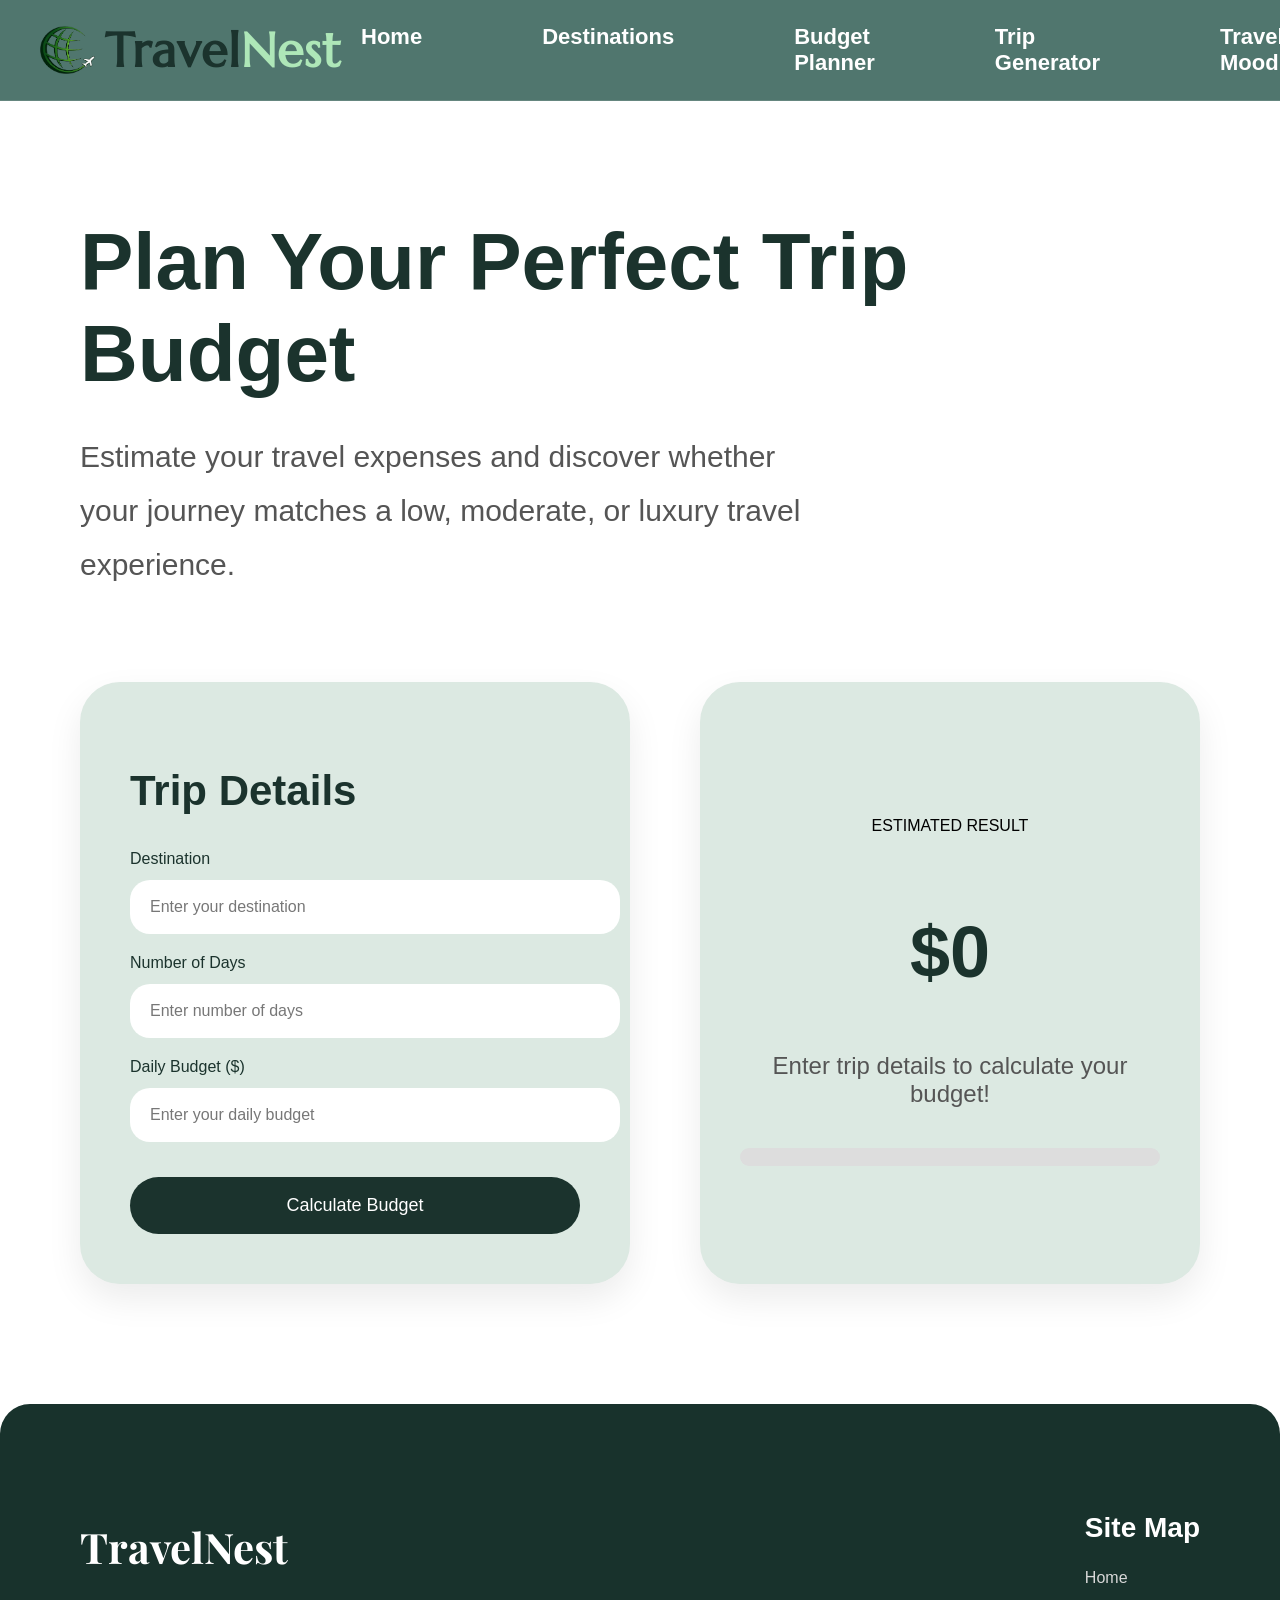
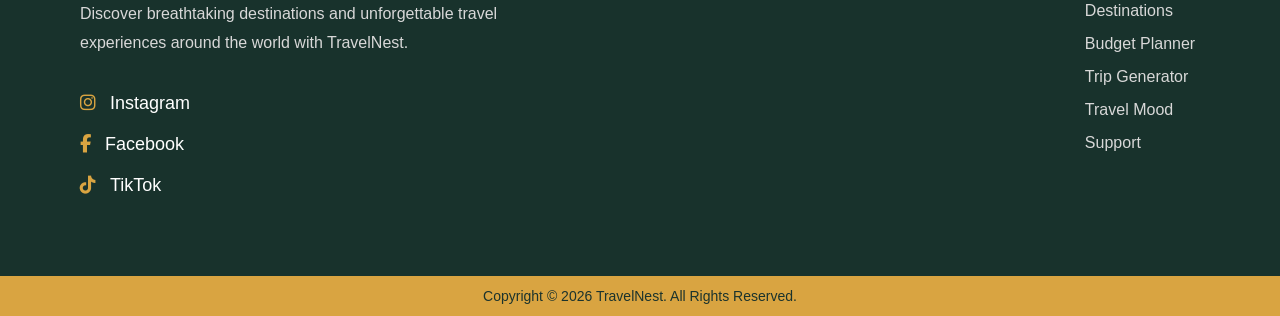
<file: budgetplanner.html>
<!DOCTYPE html>
<html lang="en">
<head>
    <meta charset="UTF-8">
    <meta name="viewport" content="width=device-width, initial-scale=1.0">
    <title>TravelNest</title>
    <link rel="icon" href="image/favicon.png">
    <link rel="stylesheet" href="css/style.css">
    <link rel="manifest" href="manifest.json">
    <link href="https://fonts.googleapis.com/css2?family=Marcellus&display=swap" rel="stylesheet">
    <link href="https://fonts.googleapis.com/css2?family=Playfair+Display:wght@600;700&display=swap" rel="stylesheet">
    <link rel="stylesheet" href="https://cdnjs.cloudflare.com/ajax/libs/font-awesome/6.5.1/css/all.min.css">
</head>
<body>
    <header>
        <nav>
            <div class="logo">
                <img src="image/favicon.png"
                alt="TravelNest Logo">
                <h1>
                    <span class="travel">Travel</span><span class="nest">Nest</span>
                </h1>

            </div> 
            <div class="hamburger"
            id="hamburger">  
               ☰
            </div> 
            <ul id="nav-menu">
                <li><a href="index.html">Home</a></li>
                <li><a href="destinations.html">Destinations</a></li>
                <li><a href="budgetplanner.html">Budget Planner</a></li>
                <li><a href="tripgenerator.html">Trip Generator</a></li>
                <li><a href="travelmood.html">Travel Mood</a></li>
                <li><a href="support.html">Support</a></li>
                  
            </ul>
        
        </nav>   
    </header>

<section class="budget-hero">
    <h1>Plan Your Perfect Trip Budget</h1>
    <p>Estimate your travel expenses and discover whether your journey matches a low, moderate, or luxury travel experience.</p>
</section>

<section class="budget-container">
    <!--LEFT SIDE-->
    <div class="budget-form">
        <h2>Trip Details</h2>

        <label for="destination">
            Destination
        </label>

        <input
            type="text"
            id="destination"
            placeholder="Enter your destination"
            aria-label="Destination">

        <label for="days">
            Number of Days
        </label>

       <input
            type="number"
            id="days"
            placeholder="Enter number of days"
            aria-label="Number of Days">
        <label for="budget">
            Daily Budget ($)
        </label>

        <input
            type="number"
            id="budget"
            placeholder="Enter your daily budget"
            aria-label="Daily Budget">

        
        <button id="calculate-btn">Calculate Budget</button>
    </div>
    <!--RIGHT SIDE-->
    <div class="budget-result">
        <p class="result -small">
            ESTIMATED RESULT 
        </p>
        <h2 id="total-cost">$0</h2>
        <p class="budget-status"
        id="budget-status">
            Enter trip details to calculate your budget!
        </p>
        <!--PROGRESS BAR-->
        <div class="progress-bar">
            <div class="progress-fill"
            id="progress-fill"></div>
        </div>
    </div>
</section>
<footer class="footer">
    <div class="footer-left">
        <h2>
             TravelNest
        </h2>
         <p>
            Discover breathtaking destinations and unforgettable
            travel experiences around the world with TravelNest.
        </p>
 

        <div class="socials">
            <a href="#"><i class="fa-brands fa-instagram"></i>
                Instagram
            
            </a>

            <a href="#"><i class="fa-brands fa-facebook-f"></i>
                Facebook 
            </a>

            <a href="#"><i class="fa-brands fa-tiktok"></i>
                TikTok
            </a>

        </div>
    </div>
    <div class="footer-right">
        <h3>Site Map</h3>
        <ul>
            <li><a href="index.html">Home</a><li>
            <li><a href="destinations.html">Destinations</a></li>
            <li><a href="budgetplanner.html">Budget Planner</a></li>
            <li><a href="tripgenerator.html">Trip Generator</a></li>
            <li><a href="travelmood.html">Travel Mood</a></li>
            <li><a href="support.html">Support</a></li>
        </ul>
    </div>
</footer>
<div class="footer-bottom">
    Copyright © 2026 TravelNest. All Rights Reserved.
</div>
<script src="js/budgetplanner.js"></script>
</body>
</html>
</file>
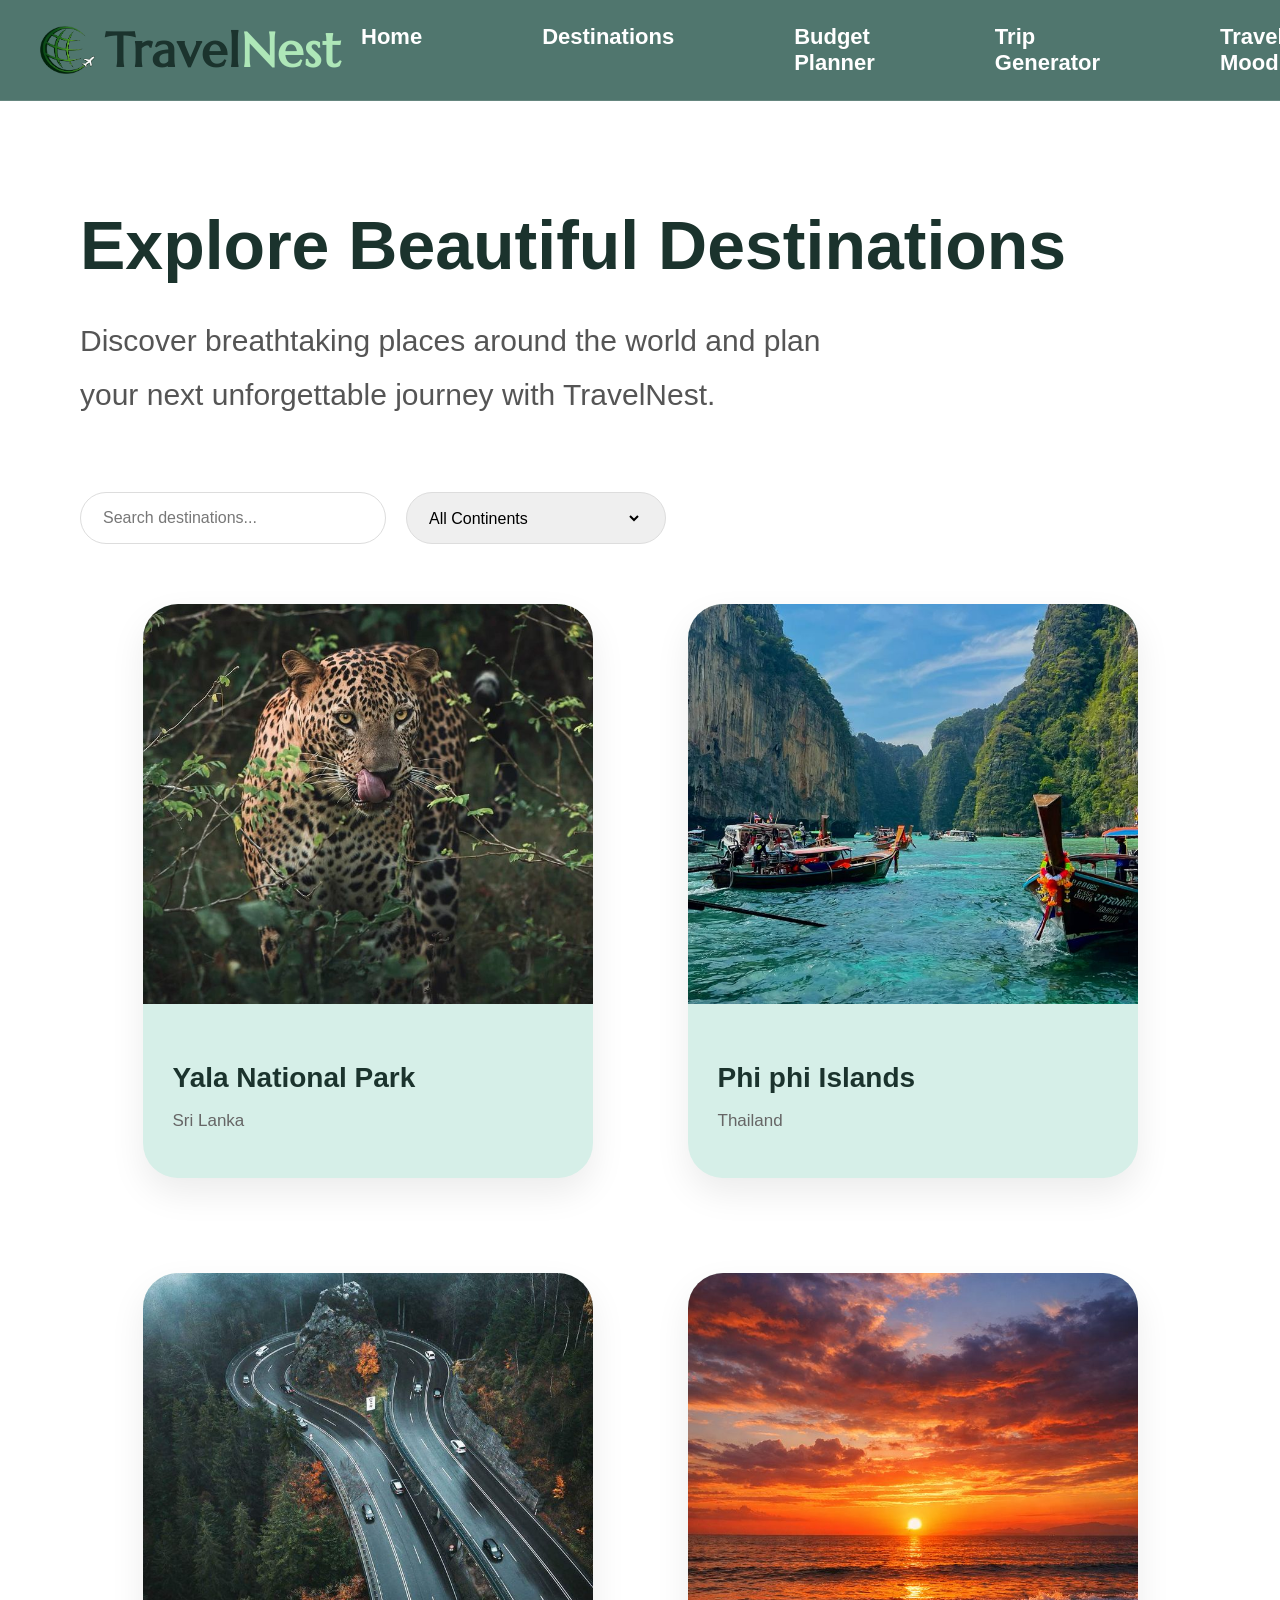
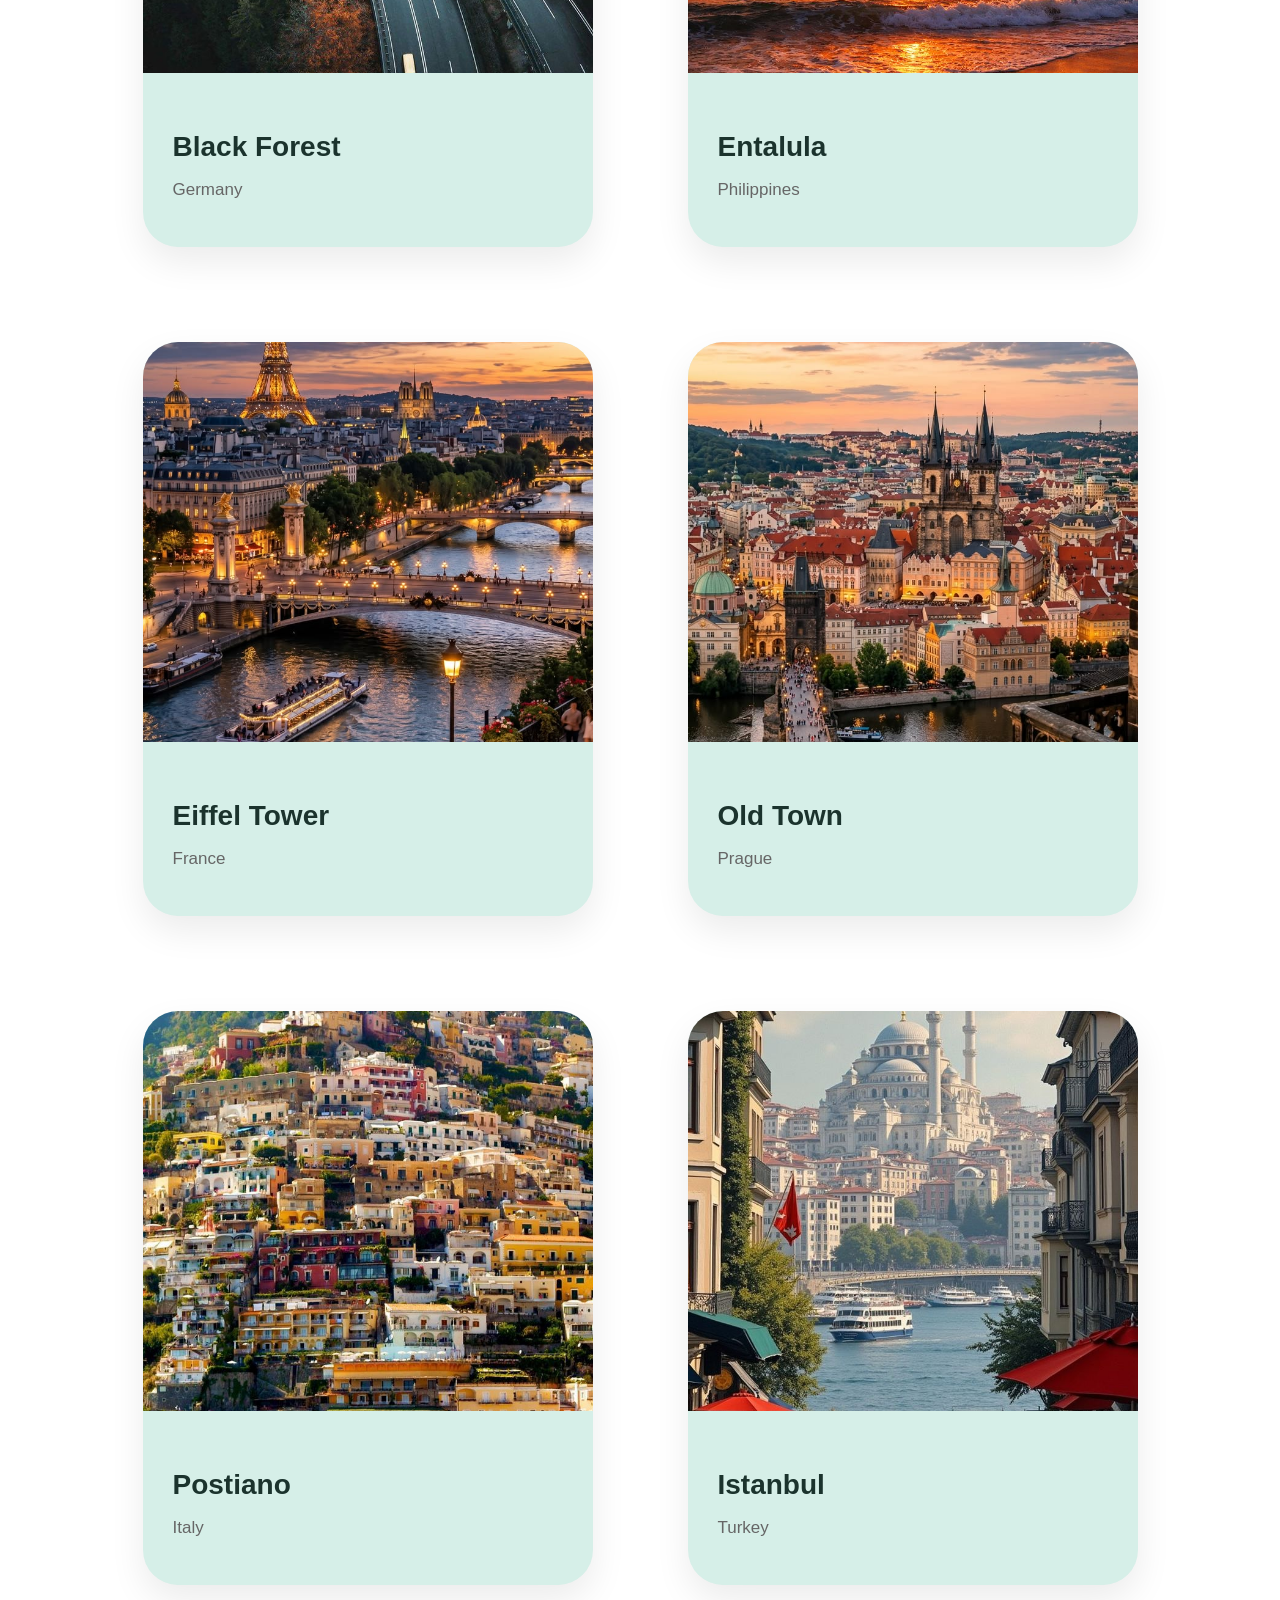
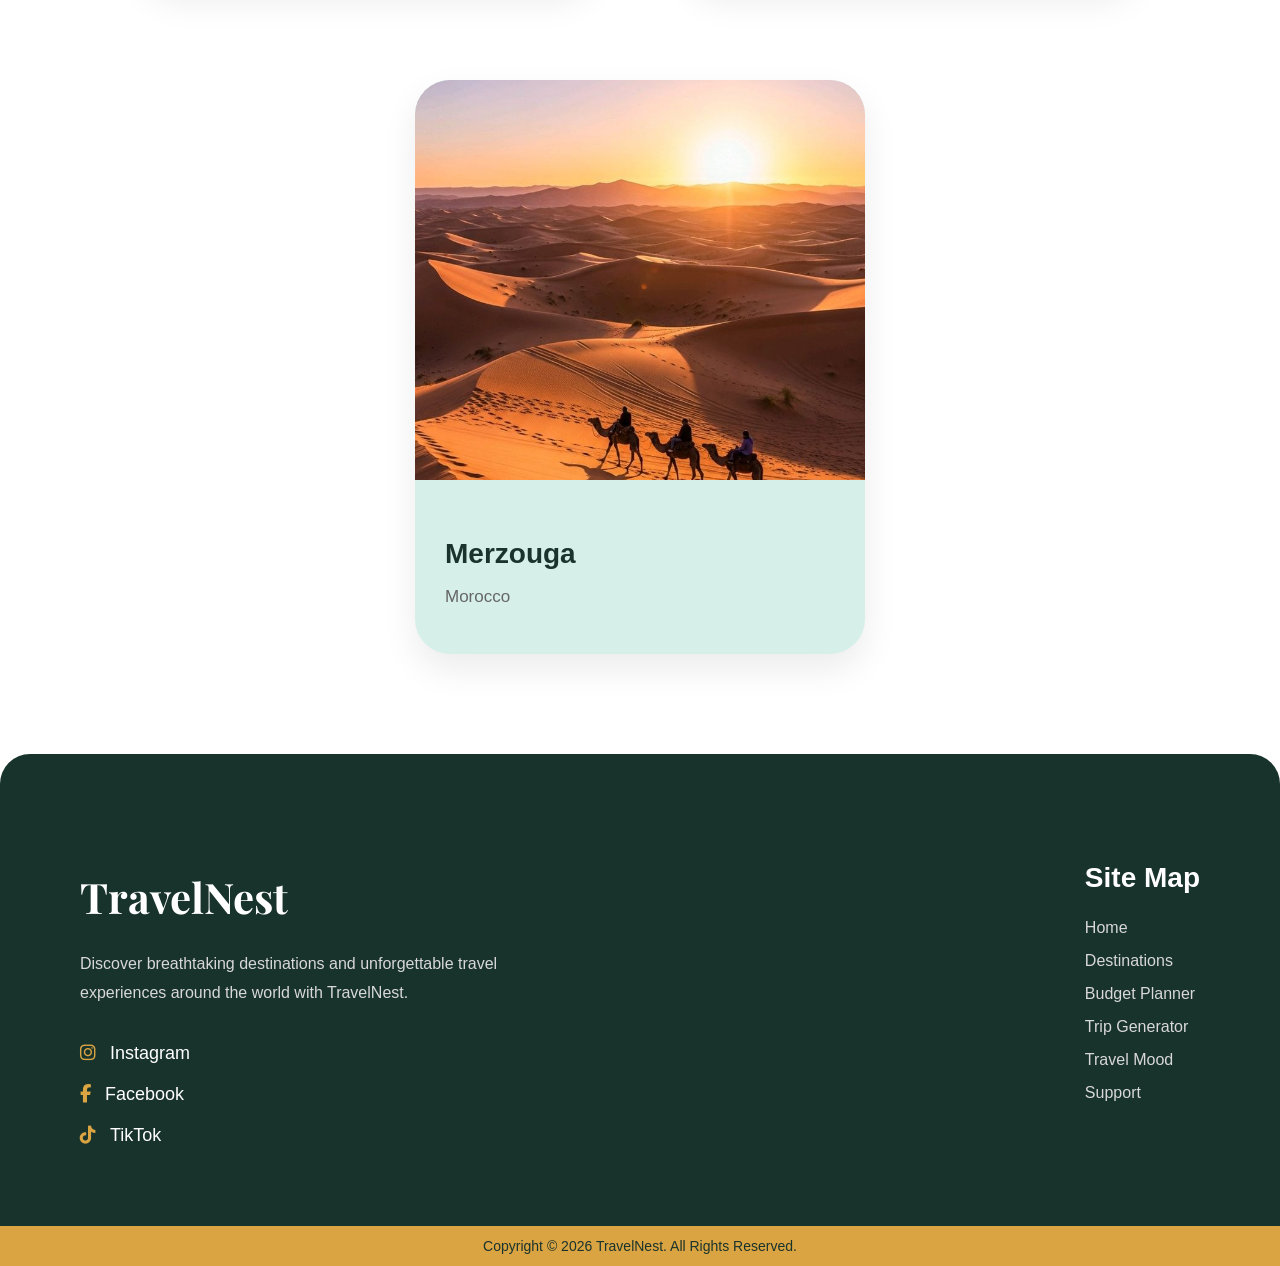
<file: destinations.html>
<!DOCTYPE html>
<html lang="en">
<head>
    <meta charset="UTF-8">
    <meta name="viewport"
    content="width=device-width, initial-scale=1.0">

    <title>TravelNest</title>
    <link rel="icon" href="image/favicon.png">
    <link rel="stylesheet" href="css/style.css">
    <link rel="manifest" href="manifest.json">
    <link href="https://fonts.googleapis.com/css2?family=Marcellus&display=swap" rel="stylesheet">
    <link href="https://fonts.googleapis.com/css2?family=Playfair+Display:wght@600;700&display=swap" rel="stylesheet">
    <link rel="stylesheet" href="https://cdnjs.cloudflare.com/ajax/libs/font-awesome/6.5.1/css/all.min.css">
</head>
<body>
    <header>
        <nav>
            <div class="logo">
                <img src="image/favicon.png"
                alt="TravelNest Logo">
                <h1>
                    <span class="travel">Travel</span><span class="nest">Nest</span>
                </h1>

            </div> 
            <div class="hamburger"
            id="hamburger">  
               ☰
            </div> 
            <ul id="nav-menu">
                <li><a href="index.html">Home</a></li>
                <li><a href="destinations.html">Destinations</a></li>
                <li><a href="budgetplanner.html">Budget Planner</a></li>
                <li><a href="tripgenerator.html">Trip Generator</a></li>
                <li><a href="travelmood.html">Travel Mood</a></li>
                <li><a href="support.html">Support</a></li>
                  
            </ul>
        
        </nav>   
    </header>
<section class="destination-hero">
        <h2>Explore Beautiful Destinations</h2>
        <p> 
            Discover breathtaking places around the world
        and plan your next unforgettable journey
        with TravelNest.
        </p>
</section> 
    <!--Search + filter--> 
    <div class="filter-section">   
      <input
        type="text"
        id="search-input"
        placeholder="Search destinations..."
        aria-label="Search destinations">
        <select
            id="continent-filter"
            aria-label="Filter destinations by continent">
            <option>
                All Continents
            </option>
            <option>
                Asia
            </option>
            <option>
                Europe
            </option>
            <option>
                Africa
            </option>
        </select>
    </div>

    <!--destination cards-->
   <div class="destination-cards"
    id="destination-container">
    </div>


    <div class="modal"
    id="destination-modal">

    <div class="modal-content">
        <span id="close-modal">
            ×
        </span>
        <img
        id="modal-image"
        src="image/favicon.png"
        alt="Destination Image">
        <div class="modal-text">
            <h2 id="modal-title">
            Destination
            </h2>
            <p id="modal-description"></p>
            <h3>
                Popular Attractions
            </h3>
            <ul id="modal-attractions"></ul>
            <h3>Travel Cost</h3>
            <table>
                <tr>
                    <th>Budget</th>
                    <th>Moderate</th>
                    <th>Luxury</th>
                </tr>
                <tr>
                    <td id="budget-cost"></td>
                    <td id="moderate-cost"></td>
                    <td id="luxury-cost"></td>
                </tr>
            </table>       
        </div>
    </div>
    </div>

<footer class="footer">
    <div class="footer-left">
        <h2>
             TravelNest
        </h2>
         <p>
            Discover breathtaking destinations and unforgettable
            travel experiences around the world with TravelNest.
        </p>
 

        <div class="socials">
            <a href="#"><i class="fa-brands fa-instagram"></i>
                Instagram
            
            </a>

            <a href="#"><i class="fa-brands fa-facebook-f"></i>
                Facebook 
            </a>

            <a href="#"><i class="fa-brands fa-tiktok"></i>
                TikTok
            </a>

        </div>
    </div>
    <div class="footer-right">
        <h3>Site Map</h3>
        <ul>
            <li><a href="index.html">Home</a><li>
            <li><a href="destinations.html">Destinations</a></li>
            <li><a href="budgetplanner.html">Budget Planner</a></li>
            <li><a href="tripgenerator.html">Trip Generator</a></li>
            <li><a href="travelmood.html">Travel Mood</a></li>
            <li><a href="support.html">Support</a></li>
        </ul>
    </div>
</footer>
<div class="footer-bottom">
    Copyright © 2026 TravelNest. All Rights Reserved.
</div>
<script src="js/destinations.js"></script>
</body>
</html>
</file>
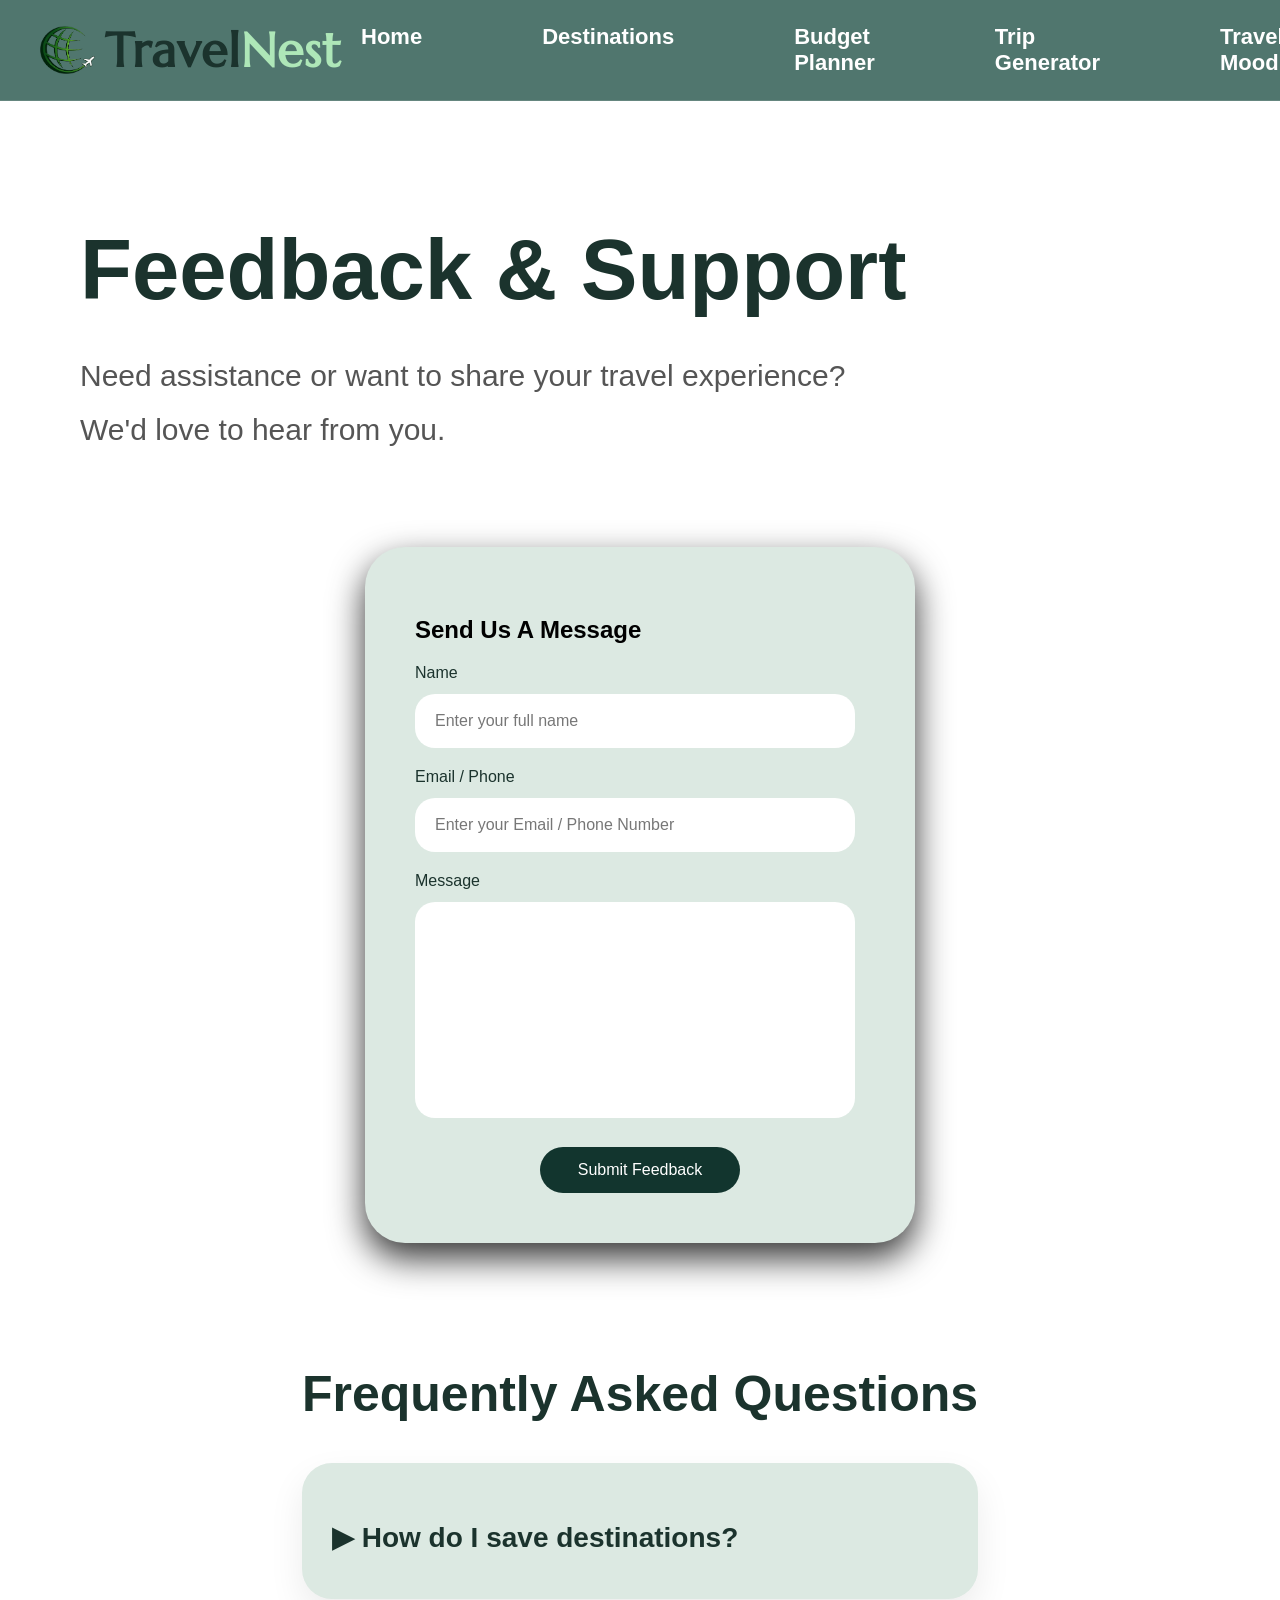
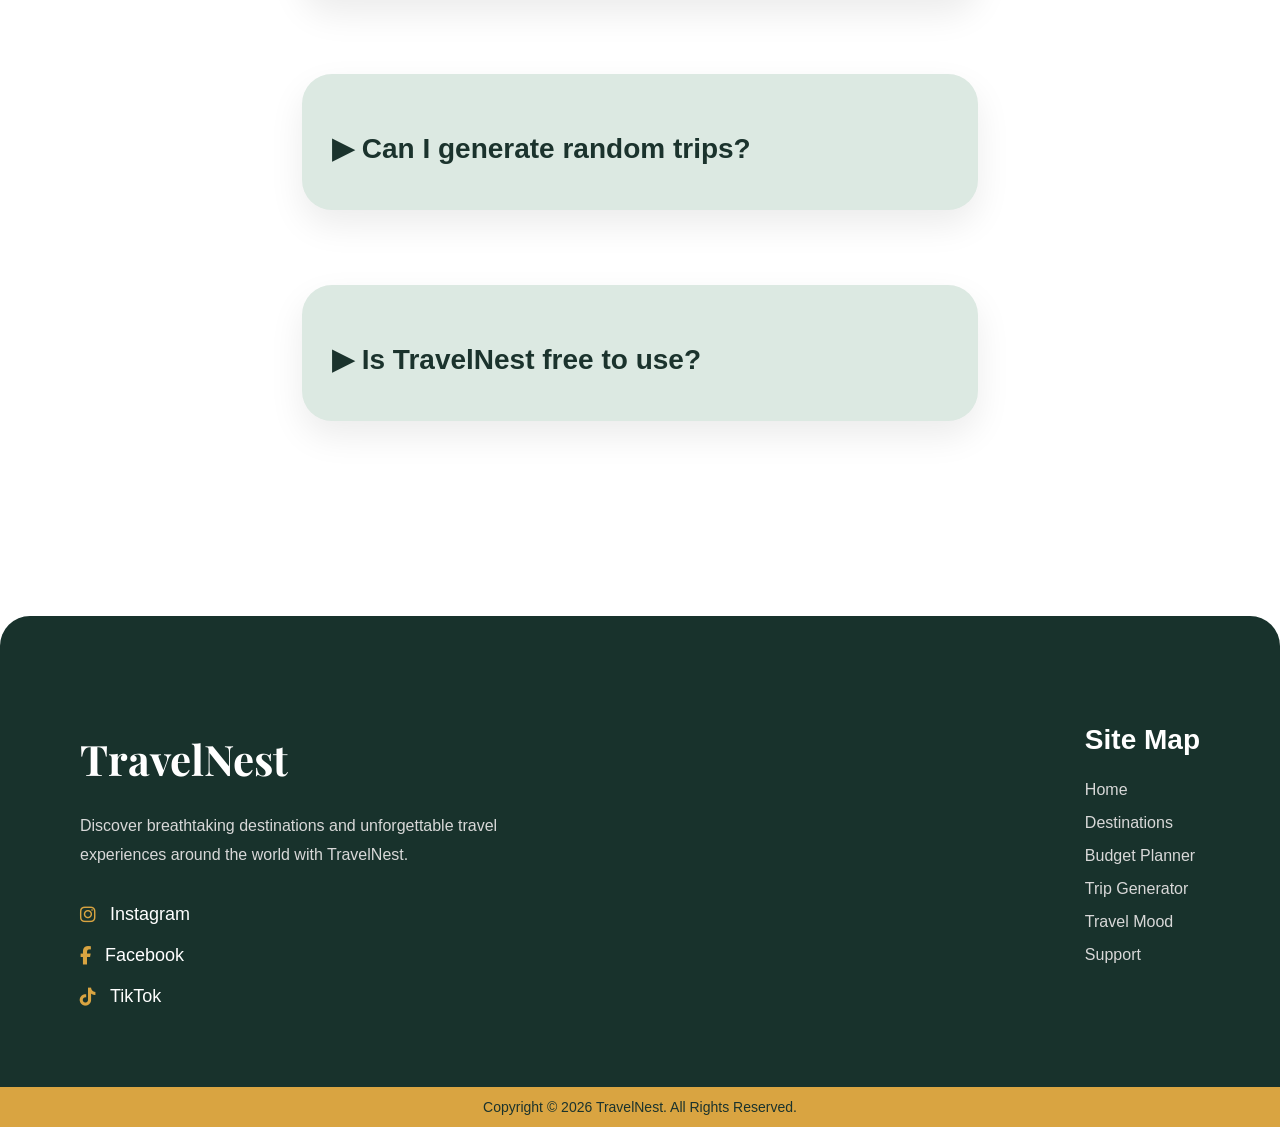
<file: support.html>
<!DOCTYPE html>
<html lang="en">
<head>
    <meta charset="UTF-8">
    <meta name="viewport"
    content="width=device-width, initial-scale=1.0">
    <title>TravelNest</title>
    <link rel="icon" href="image/favicon.png">
    <link rel="stylesheet" href="css/style.css">
    <link rel="manifest" href="manifest.json">
    <link href="https://fonts.googleapis.com/css2?family=Marcellus&display=swap" rel="stylesheet">
    <link href="https://fonts.googleapis.com/css2?family=Playfair+Display:wght@600;700&display=swap" rel="stylesheet">
    <link rel="stylesheet" href="https://cdnjs.cloudflare.com/ajax/libs/font-awesome/6.5.1/css/all.min.css">
</head>
<body>
    <header>
        <nav>
            <div class="logo">
                <img src="image/favicon.png"
                alt="TravelNest Logo">
                <h1>
                    <span class="travel">Travel</span><span class="nest">Nest</span>
                </h1>

            </div> 
            <div class="hamburger"
            id="hamburger">  
               ☰
            </div> 
            <ul id="nav-menu">
                <li><a href="index.html">Home</a></li>
                <li><a href="destinations.html">Destinations</a></li>
                <li><a href="budgetplanner.html">Budget Planner</a></li>
                <li><a href="tripgenerator.html">Trip Generator</a></li>
                <li><a href="travelmood.html">Travel Mood</a></li>
                <li><a href="support.html">Support</a></li>
                  
            </ul>
        
        </nav>   
    </header>
<section class="support-hero">
    <h1>Feedback & Support</h1>
    <p>Need assistance or want to share your travel experience?
    We'd love to hear from you.</p>
</section>

<!--MAIN SUPPORT SECTION-->
<section class="support-container">

    <!--LEFT FORM-->
    <div class="support-form">
        <h2>Send Us A Message</h2>

        <!--NAME-->
        <label for="name">Name</label>
        <input
            type="text"
            id="name"
            placeholder="Enter your full name">

        <!--EMAIL-->
        <label for="contact">
            Email / Phone
        </label>

        <input
            type="text"
            id="contact"
            placeholder="Enter your Email / Phone Number">

        <!--MESSAGE-->
        <label for="message">
            Message
        </label>
        <textarea
            id="message"
            placeholder="Enter your message">
        </textarea>
 
    <button type="button" id="feedback-btn" class="submit-btn">
        Submit Feedback
    </button>
    </div>

<!--FAQ SECTION-->

<div class="faq-section">
    <h2>Frequently Asked Questions</h2>
    <!--FAQ ITEM-->
    <div class="faq-item">
        <h3 class="faq-question"> ▶ How do I save destinations?</h3>
        <p>You can save destinations using the wishlist and tracker  features.</p>
    </div>

    <!--FAQ ITEM-->

    <div class="faq-item">
        <h3 class="faq-question">▶ Can I generate random trips?</h3>
        <p>Yes, TravelNest allows users to explore random destinations based on preferences.</p>
    </div>

    <!--FAQ ITEM-->

    <div class="faq-item">
        <h3 class="faq-question">▶ Is TravelNest free to use?</h3>
        <p>Yes,all core TravelNest features are available completely free.</p>
    </div>
</div>
</section>
<footer class="footer">
    <div class="footer-left">
        <h2>
             TravelNest
        </h2>
         <p>
            Discover breathtaking destinations and unforgettable
            travel experiences around the world with TravelNest.
        </p>
 

        <div class="socials">
            <a href="#"><i class="fa-brands fa-instagram"></i>
                Instagram
            
            </a>

            <a href="#"><i class="fa-brands fa-facebook-f"></i>
                Facebook 
            </a>

            <a href="#"><i class="fa-brands fa-tiktok"></i>
                TikTok
            </a>

        </div>
    </div>
<div class="footer-right">
        <h3>Site Map</h3>
        <ul>
            <li><a href="index.html">Home</a><li>
            <li><a href="destinations.html">Destinations</a></li>
            <li><a href="budgetplanner.html">Budget Planner</a></li>
            <li><a href="tripgenerator.html">Trip Generator</a></li>
            <li><a href="travelmood.html">Travel Mood</a></li>
            <li><a href="support.html">Support</a></li>
        </ul>
    </div>
</footer>
<div class="footer-bottom">
    Copyright © 2026 TravelNest. All Rights Reserved.
</div>
<script src="js/support.js"></script>
</body>
</html>
</file>
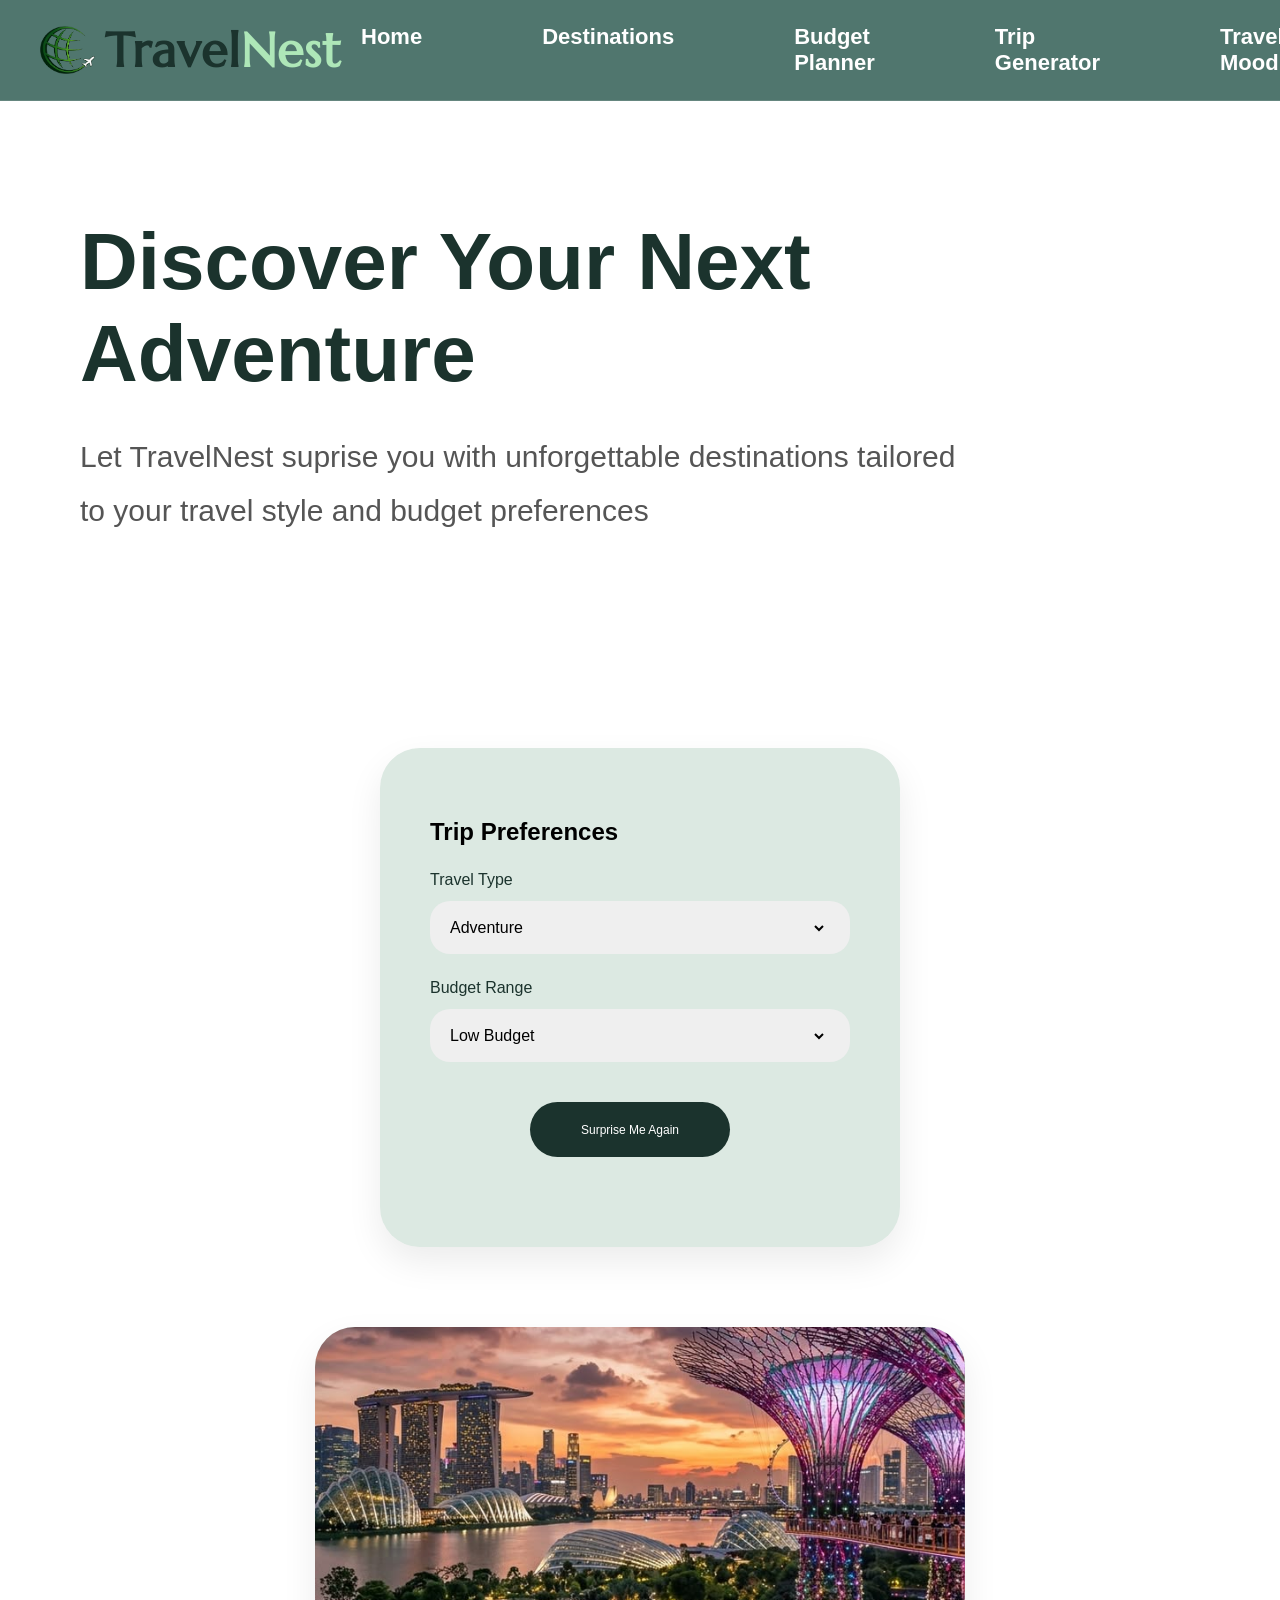
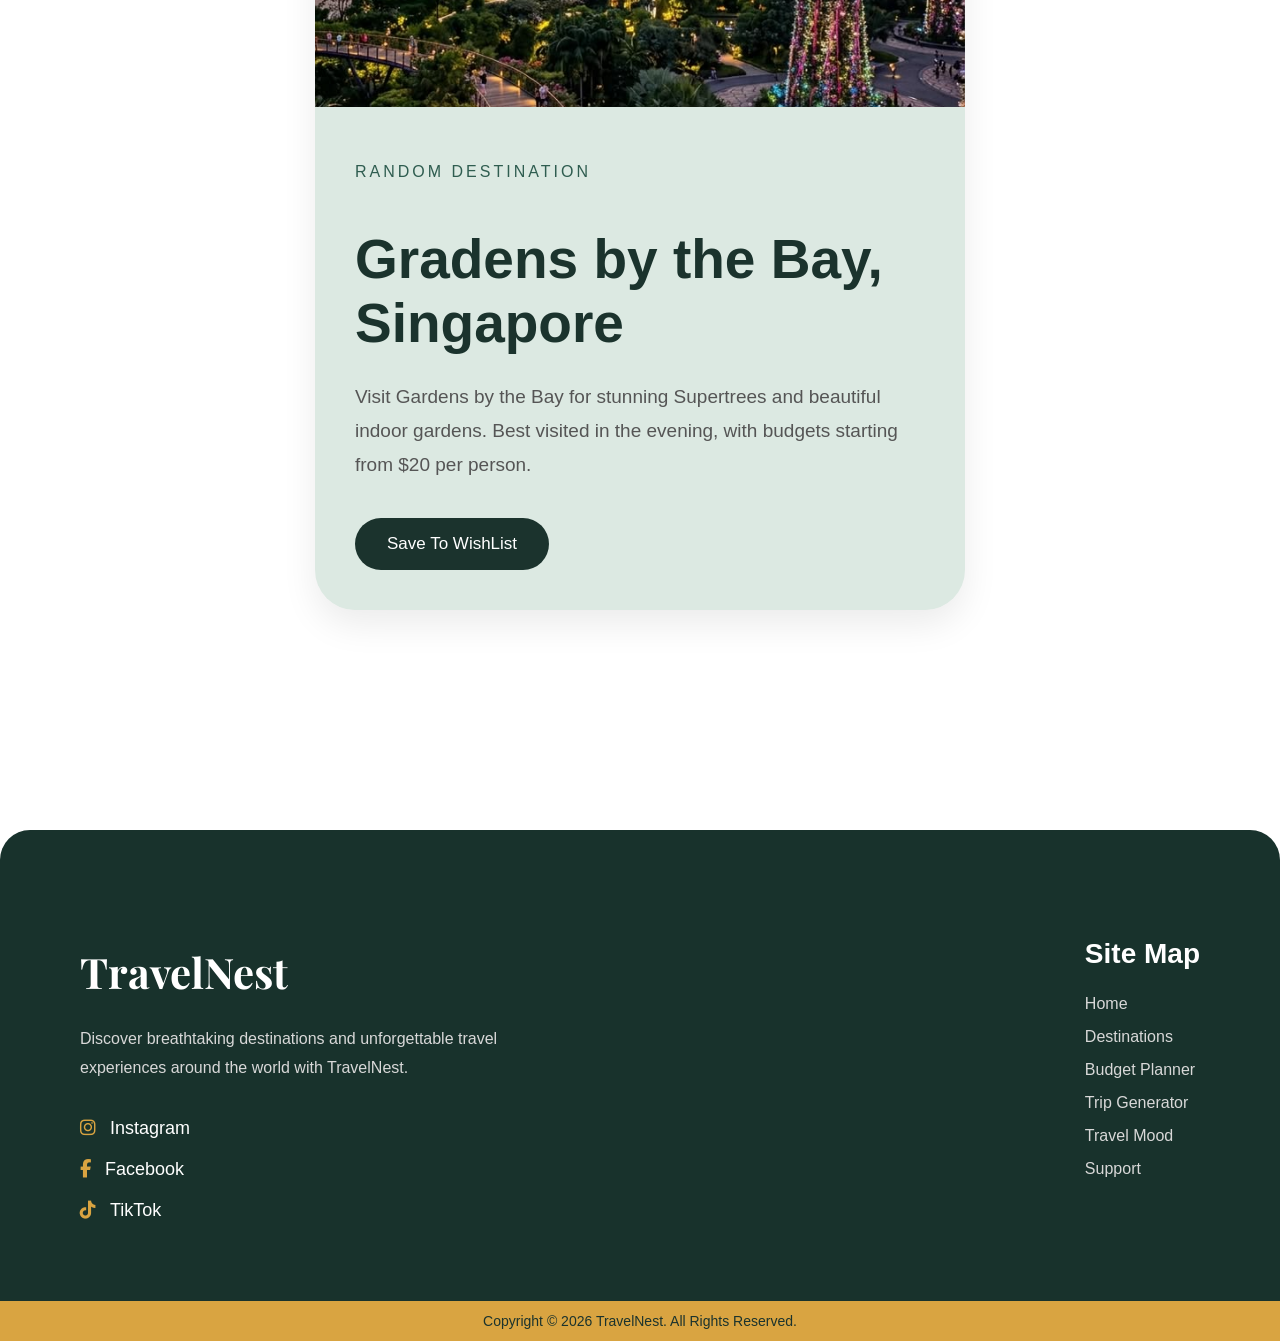
<file: tripgenerator.html>
<!DOCTYPE html>
<html lang="en">
<head>
    <meta charset="UTF-8">
    <meta name="viewport"
    content="width=device-width, initial-scale=1.0">
    <title>TravelNest</title>
    <link rel="icon" href="image/favicon.png">
    <link rel="stylesheet" href="css/style.css">
    <link rel="manifest" href="manifest.json">
    <link href="https://fonts.googleapis.com/css2?family=Marcellus&display=swap" rel="stylesheet">
    <link href="https://fonts.googleapis.com/css2?family=Playfair+Display:wght@600;700&display=swap" rel="stylesheet">
    <link rel="stylesheet" href="https://cdnjs.cloudflare.com/ajax/libs/font-awesome/6.5.1/css/all.min.css">
</head>
<body>
    <header>
        <nav>
            <div class="logo">
                <img src="image/favicon.png"
                alt="TravelNest Logo">
                <h1>
                    <span class="travel">Travel</span><span class="nest">Nest</span>
                </h1>

            </div> 
            <div class="hamburger"
            id="hamburger">  
               ☰
            </div> 
            <ul id="nav-menu">
                <li><a href="index.html">Home</a></li>
                <li><a href="destinations.html">Destinations</a></li>
                <li><a href="budgetplanner.html">Budget Planner</a></li>
                <li><a href="tripgenerator.html">Trip Generator</a></li>
                <li><a href="travelmood.html">Travel Mood</a></li>
                <li><a href="support.html">Support</a></li>
                  
            </ul>
        
        </nav>   
    </header>
<section class="generator-hero">
    <h1>Discover Your Next Adventure</h1>
    <p>
        Let TravelNest suprise you with unforgettable destinations tailored to your travel style and budget preferences</p>
</section>

<!--MAIN GENERATOR SECTION-->
<section class="generator-container">
    <!--Left panel-->
    <div class="generator-form">
        <h2>Trip Preferences</h2>
        <!--travel type-->
        <label>Travel Type</label>
        <select id="travel-type">
            <option>Adventure</option>
            <option>Relaxation</option>
            <option>Cultural</option>
            <option>Nature</option> 
        </select>
        <!--budget-->
        <label>Budget Range</label>
        <select id="budget-range">
            <option>Low Budget</option>
            <option>Medium Budget</option>
            <option>Luxury Budget</option>
        </select>
        <!--button-->
        <button
            id="generate-btn"
            class="surprise-btn">
            Surprise Me Again
        </button>
    </div>
    <!--right result card-->
    <div class="generator-result">
       <img id="result-image"
        src="image/gardens-by-the-bay.jpg"
        alt="Singapore">
        <div class="generator-content">
            <p class="small-generator-title">
                RANDOM DESTINATION
            </p>
            <h2 id="result-title">
            Gradens by the Bay, Singapore</h2>
            <p class="generator-text"
            id="result-description">
                Visit Gardens by the Bay for stunning Supertrees and beautiful indoor gardens. Best visited in the evening, with budgets starting from $20 per person.
            </p>
            <button class="wishlist-btn"
            id="wishlist-btn">
                Save To WishList
            </button>
        </div>
    </div>
</section>
<footer class="footer">
    <div class="footer-left">
        <h2>
             T<span>r</span>a<span>v</span>e<span>l</span>N<span>e</span>s<span>t</span>
        </h2>
         <p>
            Discover breathtaking destinations and unforgettable
            travel experiences around the world with TravelNest.
        </p>
 

        <div class="socials">
            <a href="#"><i class="fa-brands fa-instagram"></i>
                Instagram
            
            </a>

            <a href="#"><i class="fa-brands fa-facebook-f"></i>
                Facebook 
            </a>

            <a href="#"><i class="fa-brands fa-tiktok"></i>
                TikTok
            </a>

        </div>
    </div>
    <div class="footer-right">
        <h3>Site Map</h3>
        <ul>
            <li><a href="index.html">Home</a><li>
            <li><a href="destinations.html">Destinations</a></li>
            <li><a href="budgetplanner.html">Budget Planner</a></li>
            <li><a href="tripgenerator.html">Trip Generator</a></li>
            <li><a href="travelmood.html">Travel Mood</a></li>
            <li><a href="support.html">Support</a></li>
        </ul>
    </div>
</footer>
<div class="footer-bottom">
    Copyright © 2026 TravelNest. All Rights Reserved.
</div>
<script src="js/tripgenerator.js"></script>
</body>
</html>
</file>
<file: css/style.css>
/* Whole webpage*/
body
{
    margin:0;
    font-family:'Poppins', sans-serif;
    background-color:white;
    overflow-x:hidden;
}
/* Navigation bar*/
nav
{
    box-sizing: border-box;
    display: flex;
    align-items: center;
    padding: 20px 40px;
    justify-content:space-between;
    background:rgba(13, 66, 54, 0.72);
    backdrop-filter:blur(14px);
    -webkit-backdrop-filter: blur(14px);
    border-bottom:1px solid rgba(255,255,255,0.12);
    gap:20px;
    position:fixed;
    top:0;
    left:0;
    width:100%;
    z-index:1000;
   
}
/*Navigation menu*/
nav ul
{
    list-style: none;
    display: flex;
    gap: 120px;
    margin: 0;
    padding:0;
    
}
nav a
{
    text-decoration:none;
    color:white;
    font-size:22px;
    font-weight:700;
    transition:0.3s;
    position:relative;
    display:inline-block;
}
nav a:hover
{
    color:white;
    transform:translateY(-5px) scale(1.02);
}
nav li 
{
    cursor: pointer;
    transition:0.3s;
}
nav li:hover
{
    color:#A7C4A0;
}
nav h1
{
    margin:0;
    font-size: 42px;
    letter-spacing:1px;
    color:#2E2E2E;
    font-family: 'Playfair Display',Serif;
}
.hamburger
{
    display:none;
    font-size:30px;
    color:white;
    cursor:pointer;
}
.logo
{
    display:flex;
    align-items:center;
    gap:10px;
}
.logo img
{
    width:55px;
    height:55px;
    object-fit:contain;
}
.logo h1
{
    margin:0;
    font-size:48px;
    font-family:'Marcellus', serif;
    font-weight:700;
    letter-spacing:1px;
}
.travel
{
    color:#1B332D
}
.nest
{
    color:#aee7b8;
}
/*Hero Section*/
.hero
{
    display: flex;
    justify-content:space-between;
    align-items:flex-start;
    padding:100px 80px 10px;
    background:white;
    gap:150px;
    margin-top:60px;
    position: relative;
    overflow:hidden;
}
.hero-grid
{
    display:grid;
    grid-template-columns:1fr 1fr;
    gap:650px;
}
.hero-grid
{
    display:flex;
    justify-content: space-between;
    align-items: center;
    width: 100%;
}
/*Hero Heading*/
.hero h2
{
    font-size: 78px;
    margin-bottom: 20px;
    line-height:1.4;
    color:#1B332D;
    text-align: left;
    white-space:nowrap;
}
.hero h2 span
{ 
    color:#36856f;
}
/* Hero Paragraph*/
.hero p
{
    font-family: 'poppins',sans-serif;
    font-size: 30px;
    max-width: 650px;
    line-height: 1.8;
    margin-bottom:35px;
    color:#555;
    font-weight: 400;
}
/*Hero Content Box*/
.hero div
{
    max-width: 650px;
}
/*Hero Button*/
.hero button
{
    background-color:#1b332d;
    color: white;
    border: none;
    padding: 20px 35px;
    font-size: 18px;
    border-radius: 30px;
    cursor: pointer;
    transition:0.3s;
    width:auto;
    margin-top: 100px;
    
}
.hero button:hover
{
    transform:translateY(-3px);
    background: #2F5D50;
}
.hero-image
{
    border-radius: 30px;
    
}
.hero-image img {
    width: 700px;
    height: auto;
    object-fit: cover;
    border-radius:30px;
    margin-left:0px;
    box-shadow: 0 20px 40px rgba(0,0,0,0.18);
    display:block;
    opacity:1;
    margin-top:0;
    bottom: -120px;
    z-index: 2;
    position: relative;
    
}
.hero-text {

    max-width: 650px;
    animation: fadeUp 1.5s ease;
    color: #2E2E2E;
    padding-top:40px;
    margin-top: -70px;
    z-index: 2;
    position: relative;
    display:flex;
    flex-direction: column;
    justify-content: space-between;
}

.stats
{
    display:flex;
    justify-content: center;
    gap: 100px;
    padding:40px 0;
}
.stat-box
{
    text-align:center
}
.stat-box h3
{
    font-size:42px;
    color:#2F5D50;
    margin-bottom: 10px;
}
.stat-box p
{
    font-size: 18px;
    color: #555;

}
.line
{
    width:6px;
    height:135px;
    background:grey;
}
.hero-grid 
{
    margin-top: 0;
}
.hero-content
{
    display:flex;
    flex-direction: column;
    justify-content: center;
    height:100%;
    text-align:left;
    align-items:center;
}


/*Footer*/
.footer
{
    background:#18322C;
    color:white;
    display:flex;
    justify-content: space-between;
    padding: 80px;
    border-top-left-radius: 30px;
    border-top-right-radius: 30px;

}
/*Footer Left*/
.footer-left
{
    max-width:420px;
}
.footer-left h2
{
    font-size: 42px;
    margin-bottom: 25px;
    font-family: 'Playfair Display', serif;
}
.footer-left p
{
    color:#D8D8D8;
    line-height:1.8;
    margin-bottom:35px;
}
/*Social Links*/
.socials
{
    gap:20px;
    flex-direction:column;
    display:flex;
    margin-top: 30px;

}
.socials a
{
    color:white;
    text-decoration:none;
    border-radius: 50%;
    display:flex;
    align-items:center;
    font-size: 18px;
    gap:14px;
}
.socials a:hover
{
    color:#A7C4A0;
    transform: TranslateY(-3px);

}
.socials a i
{
    font-size:24px;
    color:#D9A441;
    display:flex;
    align-items:center;
    justify-content: center;
    font-size: 18px;

}
.start-btn
{
    display:inline-block;
    background:#14362F;
    color:white;
    text-decoration:none;
    padding:15px 35px;
    border-radius:30px;
    font-weight:400;
}
.start-btn:hover
{
    background:#2F5D50;
    color:white;
    transform:translateY(-3px);
}
/*Right Side*/
.footer-right h3
{
    font-size: 28px;
    margin-bottom:25px;
}
.footer-right ul
{
    list-style:none;
    padding:0;
}
.footer-right li
{
    margin-bottom: 15px;
}
.footer-right a
{
    transition: 0.3s;
    text-decoration:none;
    color:#D8D8D8;
}
.footer-right a:hover
{
    color:white;
    padding-left:5px;
}
/*Bottom Bar*/
.footer-bottom
{
    background:#D9A441;
    font-size:14px;
    padding:12px;
    text-align:center;
    color:#1B332D;
}
/*Newsletter*/
.newsletter-section
{
    display:flex;
    gap:40px;
    margin:20px 20px 30px;
    padding:50px 60px;
    border-radius: 35px;
    justify-content: space-between;
    background:#d6efe8;
    align-items:center;
  
}
/*left side*/

.newsletter-text h2
{
    color:black;
    margin-bottom:15px;
    font-size:35px;
    font-weight: 70;

}
.newsletter-text p
{
    font-size: 25px;
}
/*right side*/
.newsletter-box
{
    display:flex;
    gap:15px;
    align-items: center;

}
.newsletter-box input
{
    width:280px;
    padding:16px 22px;
    border-radius:35px;
    outline:none;
    border:none;
    font-size: 16px;
}
.newsletter-box button
{
    background: #1b332d;;
    color:white;
    padding:16px 28px;
    border:none;
    transition:0.3s;
    font-weight: 450;
    border-radius: 30px;
    font-size:16px;
    cursor:pointer;
}
.newsletter-box button:hover
{
    transform:translateY(-3px);
    background: #2F5D50;
}
/*Destination of the day*/
/*main section*/
.btn
{
    display:inline-block;
    background:#14362F;
    color:white;
    text-decoration:none;
    padding:15px 35px;
    border-radius:30px;
    font-size:18px;
    font-weight:400;
    transition:0.3s;
    margin-top:20px;
}

.btn:hover
{
    background:#2F5D50;
    color:white;
    transform:translateY(-3px);
}
.destination-wrapper
{
    padding:100px 80px;
    background:white;
}
/*main title*/
.main-day-title
{
    font-weight: 600;
    font-size: 52px;
    color:#1B332D;
    text-align: left;
    margin-bottom: 50px;
}
/*big container*/
.day-destination
{
    background:#DCE9E2;
    box-shadow:0 15px 35px rgba(0,0,0,0.08);
    gap:50px;
    display: flex;
    align-items: center;
    padding:50px;
    border-radius: 45px;
}

.day-destination
{
    display:flex;
    align-items: center;
    background:#DCE9E2;
    gap:80px;
    padding:100px 80px;
    justify-content:space-between;
}

.day-image img
{
    width:350px;
    border-radius: 30px;
    height:420px;
    object-fit: cover;
    display:block;
}
.day-content
{
    flex:1;
}
.small-title
{
    margin-bottom:20px;
    letter-spacing:3px;
    color:#123229;
    letter-spacing:3px;
    align-items: flex-end;
}
.day-content h2
{
    font-size:60px;
    line-height: 1.1;
    margin-bottom: 30px;
    color: #1B332D;
    font-weight: 50
}
.day-content h2 span
{
    color:#36856f;
}
.day-text
{
    font-size: 25px;
    line-height: 1.8;
    color:black;
    margin-bottom: 35px;

}
/*button*/
.day-content button
{
    background: #1B332D;
    transition: 0.3s;
    cursor:pointer;
    color: white;
    border: none;
    padding: 16px 34px;
    border-radius: 35px;
    font-size: 17px;
}
.day-content button:hover
{
    transform:translateY(-3px);
    background: #2F5D50;
}

/*Destination -Hero*/
.destination-hero
{
    text-align:left;
    padding:150px 80px 10px;
    background: white;
}
.destination-hero h2
{
    font-size:68px;
    color:#1B332D;
    margin-bottom: 20px;
}
.destination-hero h2 span
{
    color:#36856f;
}
.destination-hero p
{
    line-height:1.8;
    color:#555;
    font-size: 30px;
    max-width: 750px;
    text-align:left;
    margin-left:0;
}
/*filter section*/
.filter-section
{
    display: flex;
    background: white;
    padding: 30px 80px 60px;
    justify-content:flex-start;
    gap: 20px;
}
.filter-section input,
.filter-section select
{
    width:260px;
    padding:16px 22px;
    border:1px solid #ddd;
    border-radius:35px;
    font-size:16px;
}
.filter-section select 
{
    appearance:none;
    -webkit-appearance:none;
    -moz-appearance:none;

    background-image:url("data:image/svg+xml,%3Csvg xmlns='http://www.w3.org/2000/svg' width='12' height='12' viewBox='0 0 12 12'%3E%3Cpath d='M2 4l4 4 4-4' fill='none' stroke='black' stroke-width='2'/%3E%3C/svg%3E");

    background-repeat:no-repeat;

    background-position:right 25px center;
}
/*Destination Cards*/

/*Individual Card*/
.destination-card
{
    cursor: pointer;
    width:450px;
    background:#d6efe8;
    border-radius: 35px;
    transition: 0.3s;
    overflow: hidden;
    box-shadow: 0 15px 35px rgba(0,0,0,0.08);
}

.destination-cards
{
    display:flex;
    justify-content: center;
    flex-wrap:wrap;
    gap:95px;
    padding:0 80px 100px;
    background:white;
}

.destination-card:hover
{
    transform: translateY(-10px);
}
.destination-card img
{
    width:100%;
    height:400px;
    object-fit: cover;
    display: block;
}
.modal
{
    display:none;
    position:fixed;
    top:0;
    left:0;
    width: 100%;
    height:100%;
    background:rgba(0,0,0,0.7);
    justify-content:center;
    align-items:center;
    z-index:999;
}

.modal-content
{
    width:1100px;
    background:white;
    border-radius:35px;
    overflow:hidden;
    display:flex;
    align-items:stretch;
    position:relative;
    box-shadow:0 20px 40px rgba(0,0,0,0.2);
}
.modal-content img
{
    width:420px;
    height:auto;
    object-fit:cover;
    display:block;
    
}
.modal-text
{
    flex:1;
    padding:50px;
}

.modal-text h2
{
    font-size:45px;

    color:#1B332D;

    margin-bottom:25px;
}

.modal-text p
{
    font-size:20px;

    line-height:1.8;

    color:#555;
}
.modal-text h3
{
    color:#1B332D;
    margin-bottom:20px;
    font-size:25px;
    margin-top:35px;
}
.modal-text ul
{
    padding-left:25px;
    line-height:2;
    color:#555;
    font-size:20px;
}
table
{
    width:100%;
    margin-top:20px;
    border-collapse:collapse;
}
table th,
table td
{
    border:1px solid #ddd;
    padding:15px;
    text-align:center;
}
table th
{
    background:#1B332D;
    color:white;
}

#close-modal
{
    position:absolute;

    top:20px;
    right:25px;

    font-size:40px;

    cursor:pointer;

    color:#1B332D;
}
/*card text*/
.card-info
{
    padding:30px;
}
.card-info h3
{
    font-size: 28px;
    margin-bottom: 10px;
    color: #1B332D;
}
.card-info p
{
    font-size: 17px;
    color:#666;
}

/*Budget hero*/
.budget-hero
{
    padding:150px 80px 10px;
    text-align:left;
    background:white;
}
.budget-hero h1
{
    font-size:80px;
    margin-bottom: 20px;
    color:#1B332D;
}
.budget-hero p
{
    font-size:30px;
    line-height:1.8;
    color:#555;
    max-width:750px;
    text-align:left;
    
}
/*main container*/
.budget-container
{
    flex-wrap:wrap;
    display:flex;
    justify-content:center;
    gap:70px;
    padding:50px 80px 120px;
    background:white;
}
/*form card*/
.budget-form
{
    box-shadow:0 15px 35px rgba(0,0,0,0.08);
    width:450px;
    border-radius: 40px;
    padding:50px;
    background: #DCE9E2;
}
.budget-form h2
{
    font-size:42px;
    margin-bottom:35px;
    color:#1B332D;
}
/*labels*/
.budget-form label
{
    display:block;
    margin-bottom:12px;
    margin-top:20px;
    color:#1B332D;
    font-weight: 500;
}
/*inputs*/
.budget-form input
{
    width:100%;
    padding:18px 20px;
    border:none;
    border-radius: 20px;
    outline:none;
    font-size:16px;
}
/*button*/
.budget-form button
{
    margin-top:35px;
    width:100%;
    padding:18px;
    border:none;
    border-radius:35px;
    background:#1B332D;
    color:white;
    font-size:18px;
    cursor:pointer;
    transition:0.3s;
}
.budget-form button:hover
{
    background:#2F5D50;
    transition:0.3s;
}
/*result card*/
.budget-result
{
    background:#DCE9E2;
    box-shadow:0 15px 35px rgba(0,0,0,0.08);
    width:420px;
    border-radius: 40px;
    padding:50px 40px;
    text-align: center;
    align-items: center;
    display:flex;
    justify-content:center;
    flex-direction: column;

}
/*small title*/
.result-small
{
    letter-spacing:3px;
    margin-bottom:25px;
    color:#2F5D50;
}
/*result price*/
.budget-result h2
{
    font-size:72px;
    margin-bottom:25px;
    color:#1B332D;
    margin-bottom: 35px;;
}
/*status*/
.budget-status
{
    font-size:24px;
    color:#555;
    margin-bottom: 40px;
}
/*progress bar*/
.progress-bar
{
    width:100%;
    height:18px;
    overflow:hidden;
    border-radius:30px;
    background:#ddd;
}
.progress-fill
{
    width:0%;
    height:100%;
    background:#2F5D50;
}

/*random trip genertaor hero section*/

.generator-hero
{
    padding:150px 80px 10px;
    text-align:left;
    background:white;
}
.generator-hero h1
{
    font-size: 80px; 
    color:#1B332D;
    margin-bottom:20px;
}
.generator-hero p
{
    font-size:30px;
    line-height:1.8;
    color:#555;
    max-width:900px;
    text-align:left;
}

/*main container*/

.generator-container
{
    display:flex;
    justify-content:center;
    gap:80px;
    padding:50px 80px 120px;
    background:white;
    flex-wrap:wrap;
    margin-top:40px;
    align-items:flex-start;
}

/*left form*/

.generator-form
{
    width:420px;;
    background:#DCE9E2;
    padding:50px;
    box-shadow:0 15px 35px rgba(0,0,0,0.08);
    border-radius:40px;
    margin-top:80px;
}
/*labels*/
.generator-form label
{
    display:block;
    margin-top:25px;
    color:#1B332D;
    margin-bottom:12px;
    font-weight:500;
}

/*dropdowns*/

.generator-form select
{
    width:100%;
    font-size:16px;
    outline:none;
    border-radius:20px;
    border:none;
    padding:18px 20px;
    
    appearance:none;
    -webkit-appearance:none;
    -moz-appearance:none;

    background-image:url("data:image/svg+xml,%3Csvg xmlns='http://www.w3.org/2000/svg' width='12' height='12' viewBox='0 0 12 12'%3E%3Cpath d='M2 4l4 4 4-4' fill='none' stroke='black' stroke-width='2'/%3E%3C/svg%3E");

    background-repeat:no-repeat;

    background-position:right 25px center;
}
.generator-form select:focus
{
    border:2px solid black;
}

/*button*/

.generator-form button
{
    width:120px;
    transition:0.3s;
    margin-top:40px;
    padding:16px 32px;
    cursor:pointer;
    font-size:12px;
    color:white;
    border:none;
    border-radius:35px;
    background:#1B332D;
    margin:40px 100px 40px;

}
.generator-form button:hover
{
    background:#2F5D50;
}

/*result card*/

.generator-result
{
    width:650px;
    margin-bottom:100px;
    background:#DCE9E2;
    border-radius:40px;
    overflow:hidden;
    box-shadow:0 15px 35px rgba(0,0,0,0.08);
}

/*image*/

.generator-result img
{
    width:100%;
    height:380px;
    object-fit:cover;
    display:block;
}

/*content*/

.generator-content
{
    padding:40px;
}
.small-generator-title
{
    letter-spacing:3px;
    margin-bottom:20px;
    color:#2F5D50;
}

/*main destination title*/

.generator-content h2
{
    font-size:55px;
    color:#1B332D;
    margin-bottom:25px;
}
/*paragraph*/

.generator-text
{
    font-size:19px;
    line-height:1.8;
    color:#555;
    margin-bottom:35px;
}

/*wishlist-btn*/

.wishlist-btn
{
    padding:16px 32px;
    border:none;
    border-radius:35px;
    background:#1B332D;
    color:white;
    cursor:pointer;
    transition:0.3s;
    font-size:17px;
}
.wishlist-btn:hover
{
    background:#2F5D50;
}

/*TRAVEL MOOD HERO*/

.mood-hero
{
    padding:150px 80px 10px;
    background:white;
    text-align:left;
}
.mood-hero h1
{
    font-size:85px;
    color:#1B332D;
    margin-bottom:20px;
}
.mood-hero p
{
    font-size:30px;
    margin:auto;
    max-width:1050px;
    color:#555;
    line-height:1.8;
    margin-left:0;
    margin-right:0;
}
    
 


/*SOUND SECTION */

.sound-section
{
    padding:40px 80px 100px;
    background:white;
}
.sound-section h2
{
    font-size:50px;
    margin-bottom:50px;
    color:#1B332D;
}

/*SOUND CARDS*/
.sound-cards
{
    display:flex;
    gap:180px;
    flex-wrap:wrap;
    justify-content:center;
    align-items:flex-start;
    border-radius: 40px;
}
/*INDIVIDUAL CARD*/
.sound-card
{
    width:400px;
    background:#d6efe8;
    padding-bottom:30px;
    border-radius:35px;

}
.sound-card:hover
{
    transform:translateY(-10px);
}

/*IMAGE*/

.sound-card img
{
    width:100%;
    height:280px;
    display:block;
    object-fit:cover;
    border-radius:15px;
}

/*CARD TITLE*/

.sound-card h3
{
    font-size:32px;
    color:#1B332D;
    padding:25px 25px 10px;
}

/*BUTTON*/

.sound-card button
{
    margin:20px 25px 30px;
    padding:15px 30px;
    border:none;
    border-radius:35px;
    background:#1B332D;
    color:white;
    cursor:pointer;
    transition:0.3s;
}
.sound-card button:hover
{
    background:#2F5D50;
}

/*TRACKER SECTION*/

.tracker-section
{
    padding:0 80px 120px;
    background:white;
}
.tracker-section h2
{
    font-size:50px;
    color:#1B332D;
    margin-bottom:50px;
}

/*TRACKER CARDS*/

.tracker-cards
{
    display:flex;
    gap:100px;
    flex-wrap:wrap;
}

/*INDIVIDUAL TRACKER CARD*/

.tracker-card
{
    width:450px;
    background:#DCE9E2;
    padding:40px;
    box-shadow:0 15px 35px rgba(0,0,0,0.08);
    border-radius:35px;
}
.tracker-card h3
{
    font-size:34px;
    color:#1B332D;
    margin-bottom:20px;
}
.tracker-card p
{
    font-size:18px;
    line-height:1.8;
    color:#555;
    margin-bottom:30px;
}

/*BUTTON AREA*/

.tracker-buttons
{
    display:flex;
    gap:20px;
}

/*BUTTON*/

.visited-btn,
.planned-btn
{
    padding:14px 28px;
    border:none;
    border-radius:30px;
    color:white;
    cursor:pointer;
    background:#1B332D;
    transition:0.3s;
}

.visited-btn:hover,
.planned-btn:hover
{
    background:#2F5D50;
}
.tracker-card img
{
    width:100%;
    height:610px;
    display:block;
    margin-bottom:25px;
    border-radius:25px;
    object-fit:cover;
}

/*SUPPORT HERO*/

.support-hero
{
    padding:150px 80px 10px;
    background:white;
    text-align:Left;
}
.support-hero h1
{
    font-size:85px;
    color:#1B332D;
    margin-bottom:20px;
}
.support-hero p
{
    font-size:30px;
    line-height:1.8;
    color:#555;
    max-width:790px;
    text-align:left;
}

/*MAIN CONTAINER*/

.support-container
{
    display:flex;
    justify-content:center;
    gap:80px;
    padding:50px 80px 120px;
    background:white;
    flex-wrap:wrap;
    align-items:flex-start;
}

/*FORM CARD*/
.submit-btn
{
    display:block;
    width:200px;
    margin:25px auto 0;

    background:#12352e;
    color:white;

    padding:14px 25px;
    border:none;
    border-radius:30px;

    font-size:16px;
    font-weight:400;
    cursor:pointer;

    transition:0.3s ease;
}

.submit-btn:hover
{
    background:#2F5D50;
    color:white;
    transform:translateY(-3px);
}
.support-form
{
    width:450px;
    background:#DCE9E2;
    padding:50px;
    border-radius:40px;
    box-shadow:0 15px 35px rgba(0,0,0,0.8);
}
.support form h2
{
    font-size:120px;
    color:#1B332D;
    margin-bottom:35px;
}

/*LABELS*/

.support-form label
{
    display:block;
    margin-top:20px;
    margin-bottom:12px;
    color:#1B332D;
    font-weight:500;
}

/*INPUTS*/
input::placeholder,
textarea::placeholder
{
    color: #777;
    opacity: 1;
}

.support-form input,
.support-form textarea
{
    width:400px;
    padding:18px 20px;
    border:none;
    border-radius:20px;
    outline:none;
    font-size:16px;
}

/*TEXTAREA*/

.support-form textarea
{
    height:180px;
    resize:none;
}

/*BUTTON SUPRISE ME AGAIN*/

/* Surprise Me Button */
.surprise-btn
{
    width:140px;
    min-width:200px;
    height:55px;

    padding:15px 30px;

    border:none;
    border-radius:30px;

    background:#1B332D;
    color:white;

    font-size:18px;
    font-weight:400;

    cursor:pointer;
    transition:0.3s;

    white-space:nowrap;
}

.surprise-btn:hover
{
    background:#2F5D50;
}


/*FAQ SECTION*/

.faq-section h2
{
    font-size:50px;
    color:#1B332D;
    margin-bottom:40px;
}

/*FAQ ITEM*/

.faq-item
{
    background:#DCE9E2;
    padding:30px;
    border-radius:30px;
    box-shadow:0 15px 35px rgba(0,0,0,0.08);
    margin-bottom:75px;
}
/*QUESTION*/

.faq-item h3
{
    font-size:28px;
    color:#1B332D;
    margin-bottom:15px;
}

/*ANSWER*/

.faq-item p
{
    display:none;
    font-size:25px;
    line-height:1.8;
    color:#555;
}
.faq-question
{
    cursor:pointer
}
.faq-question:hover
{
    color:white;
}

/* MOBILE VERSION */
@media (max-width:768px)
{
    html,
    body
    {
        overflow-x:hidden;
        width:100%;
    }

    /* NAVBAR */
   nav
    {
        padding:10px 15px;
        position:fixed;
        top:0;
        left:0;
        width:100%;
        z-index:1000;
    }

    .logo img
    {
        width:40px;
        height:40px;
    }

    .logo h1
    {
        font-size:28px;
    }

    .hamburger
    {
        display:block;
        font-size:30px;
        color:white;
        cursor:pointer;
        margin-left:auto;
    }

    #nav-menu
    {
        display:none;
        flex-direction:column;
        position:absolute;
        top:100%;
        left:0;
        width:100%;
        background:#567F74;
        padding:20px 0;
        gap:20px;
        text-align:center;
    }

    #nav-menu.active
    {
        display:flex;
    }

    /* HERO */
    .hero
    {
        padding:20px 20px 20px;
        gap:10px;
    }

    .hero-grid
    {
        display:flex;
        flex-direction:column;
        align-items:center;
        gap:10px;
    }

    .hero-text
    {
        max-width:100%;
        text-align:center;
        margin-top:0;
        padding-top:0;
    }

    .hero h2
    {
        font-size:42px;
        white-space:normal;
        text-align:center;
    }

    .hero p
    {
        font-size:18px;
        max-width:100%;
        text-align:center;
        margin-bottom:10px;
    }

    .hero-content
    {
        align-items:center;
        margin-bottom:0;
        gap:5px;
    }

    .hero-image img
    {
        width:100%;
        max-width:350px;
        height:auto;
        margin: auto;
        display:block;
    }

    /* STATS */
    .stats
    {
        gap:20px;
        flex-wrap:wrap;
    }

    .stat-box h3
    {
        font-size:28px;
    }

    .stat-box p
    {
        font-size:12px;
    }

    .line
    {
        display:none;
    }

    /* DESTINATION OF THE DAY */
    .main-day-title
    {
        font-size:35px;
        text-align:center;
    }

    .destination-wrapper
    {
        padding:40px 20px;
    }

    .day-destination
    {
        display:flex;
        flex-direction:column;
        gap:30px;
        padding:30px 20px;
        text-align:center;
    }

    .day-image img
    {
        width:100%;
        max-width:280px;
        height:auto;
        margin:0 auto;
        display:block;
    }

    .day-content h2
    {
        font-size:28px;
        line-height:1.3;
    }

    .day-text
    {
        font-size:16px;
        line-height:1.7;
    }

    /* NEWSLETTER */
    .newsletter-section
    {
        padding:30px 20px;
        flex-direction:column;
        text-align:center;
    }

    .newsletter-text h2
    {
        font-size:28px;
    }

    .newsletter-text p
    {
        font-size:16px;
    }

    .newsletter-box
    {
        width:100%;
        flex-direction:column;
    }

    .newsletter-box input
    {
        width:100%;
        box-sizing:border-box;
    }

    /* FOOTER */
    .footer
    {
        flex-direction:column;
        text-align:center;
        padding:25px 20px;
        gap:30px;
    }
    .footer-left,
    .footer-right
    {
        width:100%;
    }
    .footer-left h2
    {
        font-size:50px;
    }
    .footer-right h3
    {
        font-size:40px;
    }
    .socials
    {
        display:flex;
        flex-direction:column;
        align-items:center;
        gap:15px;
    }
    .footer-right ul
    {
        margin:0;
        padding:0;
    }
    .footer-right li
    {
        list-style:none;
        margin:10px 0;
    }
    .footer-bottom
    {
        text-align:center;
        font-size:14px;
        padding:15px;
    }

    /*Destination Page*/
    .destination-hero
    {
        padding:80px 20px 20px;
    }
    .destination-hero h2
    {
        font-size:42px;
        line-height:1.2;
        text-align:center;
        word-break:normal;
    }
    .destination-hero p
    {
        font-size:16px;
        line-height:1.6;
        text-align:center;
        width:100%;
    }
    .filter-section
    {
        display:flex;
        flex-direction:column;
        gap:15px;
        padding:0 20px;
    }
    .filter-section input,
    .filter-section select
    {
        width:100%;
        height:50px;
        font-size:16px;
        padding:0 15px;
        box-sizing:border-box;
        
    }
    .modal-content
    {
        width:90%;
        max-width:350px;
        max-height:85vh;
        overflow-y:auto;

        display:flex;
        flex-direction:column;
        align-items:center;

        padding:15px;
        box-sizing:border-box;
    }
    .modal-content img
    {
        width:100%;
        height:300px;
        max-width:280px;
        margin-bottom:15px;
        border-radius:10px;
        object-fit:cover;
       
    }
    .modal-text
    {
        width:100%;
        text-align:left;
    }
    .modal-text h2
    {
        font-size:24px;
        margin-bottom:10px;
    }
    .modal-text p
    {
        font-size:14px;
        line-height:1.6;
    }
    .modal-content table
    {
        width:100%;
        font-size:14px;
    }
    .modal-content th,
    .modal-content td
    {
        padding:8px;
        text-align:center;
    }
    .destination-cards
    {
        margin-top:30px;
    }

    /*Budget Planner*/
    /*make the main title and description middle*/
    .budget-hero
    {
        padding:80px 20px 20px;
    }
    .budget-hero h1
    {
        font-size:55px;
        line-height:1.1;
        text-align:center;
    }  

    .budget-hero p
    {
        font-size:18px;
        line-height:1.6;
        text-align:center;
        padding:0 20px;
    }

    /*make the input bars middle*/
    
 
    .budget-form
    {
        width:90%;
        max-width:360px;
        margin:0 auto;
        display:flex;
        flex-direction:column;
        align-items:center;
    }
    .budget-form label
    {
        width:100%;
        max-width:250px;
        text-align:left;
    }
    .budget-form input
    {
        width:100%;
        max-width:250px;
        box-sizing:border-box;
        font-size:12px;
        padding:12px 15px;
    }
    .budget-form button
    {
        width:140px;
        height:50px;
        font-size:14px;
        border-radius:25px;
        padding:0 15px;
        white-space:nowrap;
        display:block;
        margin:20px auto 0;
        

    }

    /*Trip generator*/
    /*make the title and the description nmiddle and perfect*/
    .generator-hero
    {
        padding:80px 20px 20px;
        text-align:center;
    }
    .generator-hero h1
    {
        font-size:55px;
        line-height:1.1;
        text-align:center;
    }
    .generator-hero p
    {
        font-size:18px;
        line-height:1.6;
        text-align:center;
        padding:0 20px;
    }
    .generator-hero h1
    {
        font-size:45px;
    }
    .generator-form select
    {
        width:100%;
        max-width:250px;
        padding:12px 15px;
        font-size:16px;
        box-sizing:border-box;
    }
    .generator-form button
    {
        width:200px;
    }
    .generator-form
    {
        gap:8px;
        display:flex;
        flex-direction:column;
        align-items:center;
    }
    .generator-form label
    {
        width:100%;
        max-width:250px;
        text-align:left;
    }
    
    /*trip-generator result card*/
    .generator-hero
    {
        padding-bottom:5px;
    }
    .generator-container
    {
        margin-top:0;
    }
    .generator-result
    {
        width:100%;
        max-width:100%;
        margin:20px auto;
    }
    .generator-content
    {
        padding:20px;
        text-align:center;
    }

    #result-title
    {
        font-size:32px;
        line-height:1.2;
        word-break:normal;
    }
    .generator-text
    {
        font-size:16px;
        line-height:1.6;
    }
    #result-image
    {
        width:100%;
        height:250px;
        object-fit:cover;
    }
    .generator-form,
    .generator-result
    {
        width:95%;
        max-width:370px;
    }
    .wishlist-btn
    {
        width:140px;
        height:50px;
        font-size:14px;
        padding:0 15px;
        border-radius:25px;
        white-space:nowrap;
    }
    /*travel mood page*/

    .mood-hero
    {
        padding:80px 20px 20px;
        text-align:center;
    }
    .mood-hero h1
    {
        font-size:55px;
        line-height:1.1;
        text-align:center
    }
    .mood-hero p
    {
        font-size:18px;
        line-height:1.6;
        text-align:center;
        padding:0 20px;
    }
    .tracker-card
    {
        width:90%;
        max-width:280px;
        padding:15px;
        margin:0 auto;
    }

    .tracker-section h2
    {
        font-size:40px;
        text-align:center;
    }
    .tracker-cards
    {
        display:flex;
        flex-direction:column;
        align-items:center;
        gap:25px;
    }
    .tracker-card img
    {
        width:100%;
        height:160px;
        object-fit:cover;
        border-radius:15px;
    }
    .sound-section h2
    {
        font-size:28px;
        text-align:center;
    }
    .tracker-buttons
    {
        display:flex;
        justify-content:center;
        gap:8px
    }
    .visited-btn,
    .planned-btn
    {
        width:90px;
        height:35px;
        font-size:12px;
        padding:0;
    }
    .tracker-card h3
    {
        font-size:22px;
        margin:8px 0;
    }
    .tracker-card p
    {
        font-size:13px;
        line-height:1.4;
        margin-bottom:10px;
    }
    .sound-card
    {
        width:90%;
        max-width:320px;
        padding:15px;
    }
    .sound-card img
    {
        height:160px;
        object-fit:cover;
    }
    .sound-card h3
    {
        font-size:22px;
        margin:10px 0;
    }
    .sound-card button
    {
        width:120px;
        height:40px;
        font-size:14px;
        border-radius:20px;
        padding:0 10px;
        white-space:nowrap;
    }
    .sound-cards
    {
        gap:20px;
    }

    /*support page*/
    .support-hero
    {
        padding:80px 20px 20px;
    }
    .support-hero h1
    {
        font-size:50px;
        line-height:1.1;
        text-align:center;
    }
    .support-hero p
    {
        font-size:18px;
        line-height:1.6;
        text-align:center;
        padding:0 20px;
    }
    .support-form
    {
        width:90%;
        max-width:360px;
        padding:20px;
        margin:0 auto;
    }
    .support-form input,
    .support-form textarea
    {
        width:100%;
        box-sizing:border-box;
        font-size:14px;
    }
    .support-form textarea
    {
        height:120px;
    }
    #feedback-btn
    {
        width:140px;
        height:45px;
        font-size:12px;
        display:block;
        margin:20px auto 0;
    }
    .faq-section h2
    {
        font-size:30px;
        text-align:center;
    }
    .faq-item
    {
        padding:15px;
    }
    .faq-question
    {
        font-size:18px;
    }
    .faq-item p
    {
        line-height:1.5;
        font-size:14px;
    }
}
</file>
